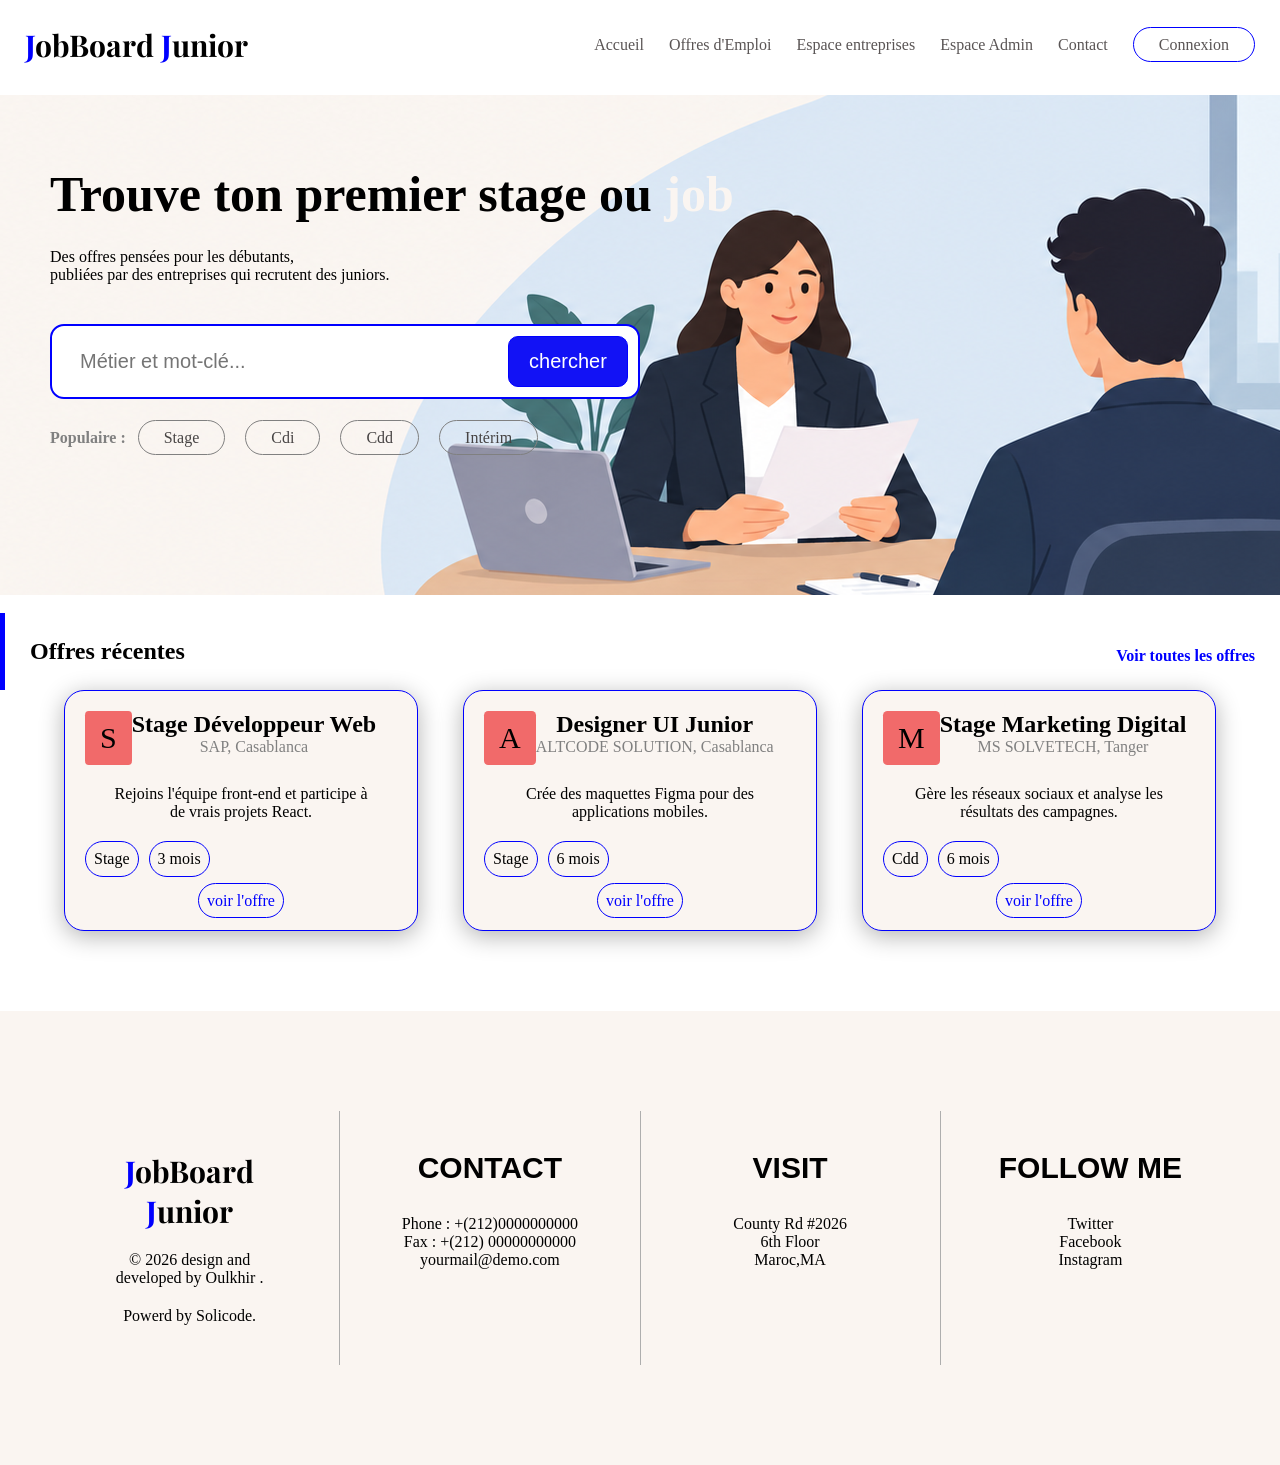
<file: index.html>
<!DOCTYPE html>
<html lang="en">
<head>
    <meta charset="UTF-8">
    <meta name="viewport" content="width=device-width, initial-scale=1.0">
    <title>JobBoard Junior</title>
    <link rel="stylesheet" href="style.css">
    <link rel="stylesheet" href="">
    <link rel="preconnect" href="https://fonts.googleapis.com">
    <link rel="preconnect" href="https://fonts.gstatic.com" crossorigin>
    <link href="https://fonts.googleapis.com/css2?family=Playfair+Display:ital,wght@0,400..900;1,400..900&display=swap" rel="stylesheet">
</head>
<body>
    <header class="header-navigation">
        <div class="header">
            <a href="#" class="logo"><span>J</span>obBoard <span>J</span>unior</a>
            <nav class="navbar"></nav>     
                    <ul class="menu-nav">
                        <li><a href="#" class="menu">Accueil</a></li>
                        <li><a href="#" class="menu">Offres d'Emploi</a></li>
                        <li><a href="#" class="menu">Espace entreprises</a></li>
                        <li><a href="#" class="menu">Espace Admin</a></li>
                        <li><a href="#" class="menu">Contact</a></li>
                        <li><a href="#" class="btn">Connexion</a></li>
                    </ul>        
            </nav>
        </div>
        <div class="main-header">
                <div class="header-title">
                    <h1 class="title">Trouve ton premier stage ou <span >job</span> </h1>
                    <p>Des offres pensées pour les débutants, <br>publiées par des entreprises qui recrutent des juniors.</p>
                </div>
                <form class="search">
                    <input type="text" placeholder="Métier et mot-clé...">
                    <button type="submit">chercher</button>
                </form>
                <div class="populaire">
                    <span>Populaire :</span>
                    <a href="#">Stage</a>
                    <a href="#">Cdi</a>
                    <a href="#">Cdd</a>
                    <a href="#">Intérim</a>
                </div>
        </div>
           
    </header>
    <article>
        <div class="article-title">
            <h1>Offres récentes</h1>
            <a href="#">Voir toutes les offres</a>
        </div>
        <section class="cards">
            <div class="card">
                <div class="header-card">
                    <div class="logo-card">S</div>
                    <div>
                        <h2>Stage Développeur Web</h2>  
                        <p> SAP, Casablanca</p>
                    </div>
                </div>
                <p class="desc-card">Rejoins l'équipe front-end et participe à de vrais projets React.</p>
                <div class="tags">
                    <span>Stage</span>
                    <span>3 mois</span>
                </div>
                <a href="#">voir l'offre</a>
            </div>
            <div class="card">
                <div class="header-card">
                    <div class="logo-card">A</div>
                    <div>
                        <h2>Designer UI Junior</h2>  
                        <p> ALTCODE SOLUTION, Casablanca</p>
                    </div>
                </div>
                <p class="desc-card">Crée des maquettes Figma pour des applications mobiles.</p>
                <div class="tags">
                    <span>Stage</span>
                    <span>6 mois</span>
                </div>
                <a href="#">voir l'offre</a>
            </div>
            <div class="card">
                <div class="header-card">
                    <div class="logo-card">M</div>
                    <div>
                        <h2>Stage Marketing Digital</h2>  
                        <p> MS SOLVETECH, Tanger</p>
                    </div>
                </div>
                <p class="desc-card">Gère les réseaux sociaux et analyse les résultats des campagnes.</p>
                <div class="tags">
                    <span>Cdd</span>
                    <span>6 mois</span>
                </div>
                <a href="#">voir l'offre</a>
            </div>
        </section>
    </article>
     <footer class="footer">
    <div class="footer-container">
        <div class="foot">
            <div class="foot-logo">
            <a href="#" class="logo"><span>J</span>obBoard <span>J</span>unior</a>
            <p>© 2026 design and <br> developed by <a href="https://webflow.com/templates/designers/brandbes">Oulkhir</a> .</p>
            <p>Powerd by <a href="https://webflow.com/">Solicode</a>.</p>
            </div>
        </div>
        <div class="foot">
            <h4>CONTACT</h4>
            <p>Phone : <a href="#">+(212)0000000000</a></p>
            <p>Fax : <a href="#">+(212) 00000000000</a></p>
            <p><a href="#">yourmail@demo.com</a></p>
        </div>
        <div class="foot">
            <h4>VISIT</h4>
            <p>County Rd #2026</p>
            <p>6th Floor</p>
            <p>Maroc,MA</p>
        </div>
        <div class="foot">
            <h4>FOLLOW ME</h4>
            <p><a href="https://x.com/">Twitter</a></p>
            <p><a href="https://web.facebook.com/?_rdc=1&_rdr#">Facebook</a></p>
            <p><a href="https://www.instagram.com/?hl=en">Instagram</a></p>
        </div>
    </div>
   </footer>
    
</body>
</html>
</file>
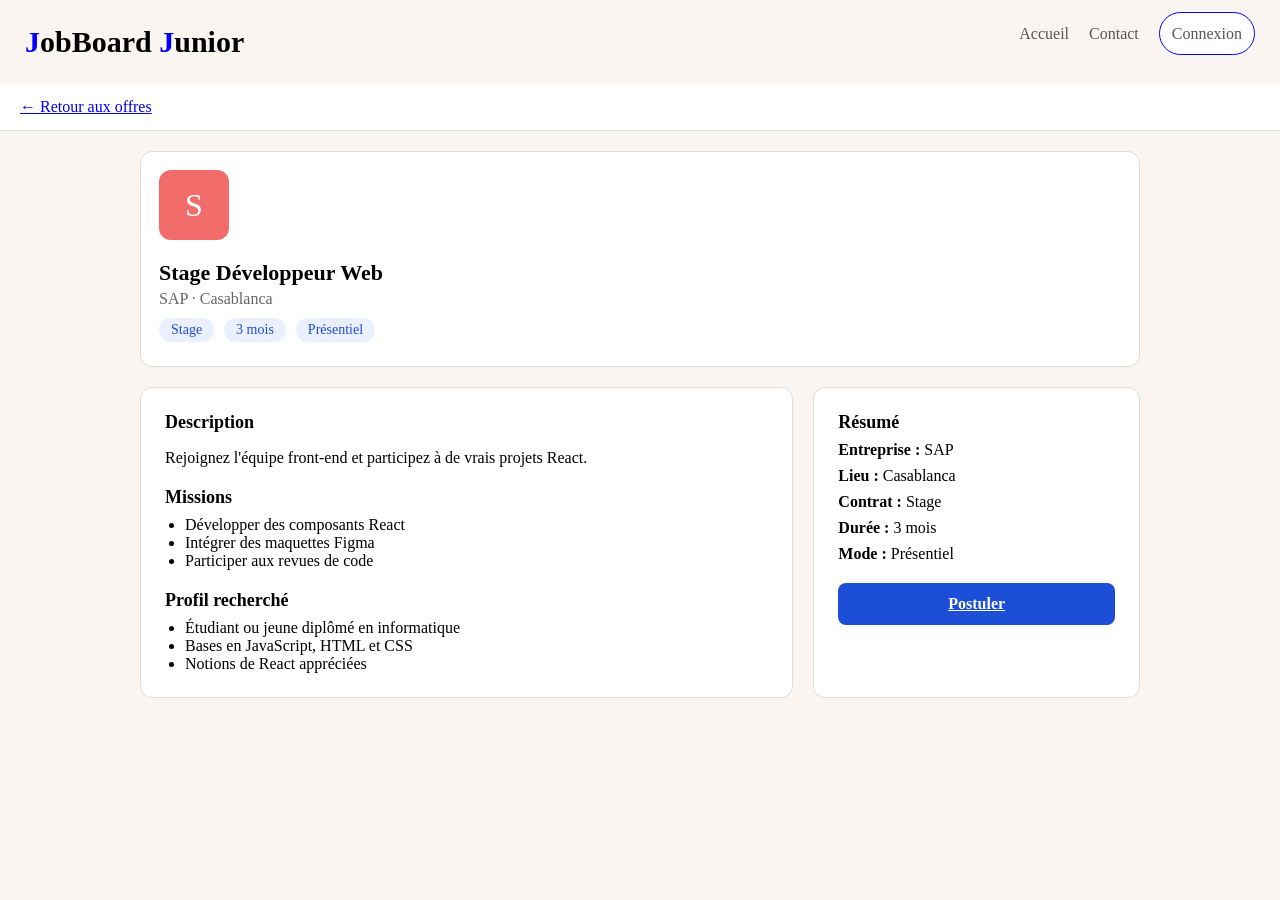
<file: category.html>
<!DOCTYPE html>
<html lang="en">
<head>
    <meta charset="UTF-8">
    <meta name="viewport" content="width=device-width, initial-scale=1.0">
    <title>Détail Offre</title>
    <link rel="stylesheet" href="category.css">
    <link rel="stylesheet" href="https://cdnjs.cloudflare.com/ajax/libs/font-awesome/6.7.2/css/all.min.css">
</head>
<body>
    <div class="header">
            <a href="index.html" class="logo"><span>J</span>obBoard <span>J</span>unior</a>
            <nav class="navbar"></nav>     
                    <ul class="menu-nav">
                        <li><a href="#" class="menu">Accueil</a></li>
                        <li><a href="#" class="menu">Contact</a></li>
                        <li><a href="#" class="btn">Connexion</a></li>
                    </ul>        
            </nav>
    </div>
    <header class="barre">
    <a href="index.html">← Retour aux offres</a>
    </header>
     <main class="page">

    <!-- En-tête de l'offre -->
    <section class="entete">
      <div class="logo-offre">S</div>
      <div>
        <h1>Stage Développeur Web</h1>
        <p class="sous-titre">SAP · Casablanca</p>
        <div class="tags">
          <span>Stage</span>
          <span>3 mois</span>
          <span>Présentiel</span>
        </div>
      </div>
    </section>

    <!-- Contenu + résumé -->
    <div class="contenu">

      <article class="bloc">
        <h2>Description</h2>
        <p>Rejoignez l'équipe front-end et participez à de vrais projets React.</p>

        <h2>Missions</h2>
        <ul>
          <li>Développer des composants React</li>
          <li>Intégrer des maquettes Figma</li>
          <li>Participer aux revues de code</li>
        </ul>

        <h2>Profil recherché</h2>
        <ul>
          <li>Étudiant ou jeune diplômé en informatique</li>
          <li>Bases en JavaScript, HTML et CSS</li>
          <li>Notions de React appréciées</li>
        </ul>
      </article>

      <aside class="bloc resume">
        <h2>Résumé</h2>
        <p><strong>Entreprise :</strong> SAP</p>
        <p><strong>Lieu :</strong> Casablanca</p>
        <p><strong>Contrat :</strong> Stage</p>
        <p><strong>Durée :</strong> 3 mois</p>
        <p><strong>Mode :</strong> Présentiel</p>
        <a href="#" class="bouton">Postuler</a>
      </aside>

    </div>
  </main>

</body>
</html>
</file>
<file: style.css>
*{
    margin: 0;
    padding: 0;
    box-sizing: border-box;
}
/* style header */

.header{
    padding: 25px;
    background-color: white;
    display: flex;
    justify-content: space-between;
}
.logo{
    text-align: left;
    font-size: 30px;
    font-weight: bold;
    font-family: "Playfair Display", serif;
    text-decoration: none;
    list-style: none;
    color: black;
}
.logo span{
    color: blue;
}
.menu-nav{
    display: flex;
    list-style: none;
    gap: 25px;
    align-items: center;
}
.menu-nav a{
    text-decoration: none;
    color: rgb(90, 85, 85);
}
.menu:hover{
    color: black;
}
.btn{
    border: 1px solid blue;
    border-radius: 50px;
    padding:8px 25px ;
}
.btn:hover{
    background-color:rgb(18, 18, 245);
    color: white;
}
.main-header{
    background-image: url(img2.png);
    background-color: #eef2ff;
    padding: 70px 50px ;
    margin: 5px 0px 18px 0px;
    height: 500px;
    
}
.title{
    padding-bottom: 25px;
    
    font-size: 50px;
}
.title span{
    color: #FAF5F1;
}
.search{
    display: flex;
    margin-top: 40px;
    padding: 10px;
    border: 2px solid blue;
    border-width: 50%;
    border-radius: 14px;
    background-color: white;
    max-width: 50%;
}
.search input{
    flex: 1;
    padding: 14px 18px;
    border: none;
    outline: none;  
      font-size: 20px;
}
.search button{
    background-color: rgb(18, 18, 245);
    color: white;
    border: 1px solid blue;
    border-radius: 10px;
    width: 120px;
    font-size: 20px;
}
.search button:hover{
    background-color: rgb(5, 5, 110);
}
.populaire{
    margin-top: 30px;
}
.populaire span{
    font-weight: bold;
    color: gray;
}
.populaire a{
    text-decoration: none;
    color: rgb(71, 68, 68);
    border: 1px solid gray;
    border-radius: 50px;
    padding: 8px 25px;
    margin: 8px;
}
.populaire a:hover{
    background-color:rgb(18, 18, 245);
    color: white;
}
.article-title{
    border-left: 5px solid blue;
    display: flex;
    justify-content: space-between;
    padding: 25px;
}
.article-title a{
    text-decoration: none;
    font-weight: 800;
    margin-top: 9px;
    color: blue;
}
.article-title a:hover{
    border-bottom: 1px solid blue;
}
.cards{
    display:flex ;
    text-align: center;
    gap: 45px;
    width: 90%;
    margin-left: auto;
    margin-right: auto;
}

.card{
    flex: 1;
    background-color:#FAF5F1 ;
    border: 1px solid blue;
    border-radius: 20px;
    padding: 20px;
    box-shadow: 0 5px 25px rgba(1, 1, 1, 30%)
}
.card:hover{
    transform: scale(1.1);
    transition: 0.7s ease;
}
.header-card{
    display: flex;
}
.logo-card{
    border-radius: 8%;
    background-color: rgb(241, 106, 106);
    padding: 10px 15px 10px 15px;
    font-size: 30px;   
}
.header-card p{
    color: gray;
}
.desc-card{
    text-align: center;
    padding: 20px;

}
.tags{
    display: flex;
    gap: 10px;
}
.tags span{
    border: 1px solid blue;
    border-radius: 50px;
    padding: 8px;
    margin-bottom: 15px;
}
.tags span:hover{
    background-color: blue;
    color: white;
}
.card a{
    text-decoration: none;
    color: blue;
    border:1px solid blue;
    border-radius: 50px;
    padding: 8px;
}
.card a:hover{
    background-color: blue;
    color: white;
}
.footer{
    margin-top: 80px;
    background-color:#FAF5F1 ;
    padding: 100px 40px;
    box-sizing: border-box;
}
.footer-container{
    display: flex;
    max-width: 1400px;
    margin: auto;
}
.foot{
    flex: 1;
    padding: 40px;
    text-align: center;
    border-right: 1px solid rgb(174, 174, 174);
}
.foot:last-child {
  border-right: none;
}
.foot h4{
    font-size: 30px;
    margin-bottom: 30px;
    font-family:arial;
}
.foot-logo p{
    margin-top: 20px;
}
.foot a{
    text-decoration: none;
    color: black;
}
</file>
<file: category.css>
body{
    padding: 0px;
    margin: 0px;
    background-color: #FAF5F1 ;
}
.header{
    display: flex;
    justify-content: space-between;
    margin: 25px;
}
.logo{
    font-size: 30px;
    font-weight: bold;
    font-family: "Playfair Display", serif;
    text-decoration: none;
    list-style: none;
    color: black;
}
.logo span{
    color: blue;
}
.menu-nav{
    display: flex;
    gap: 20px;
    list-style: none;
}
li a{
    text-decoration: none;
    color:rgb(90, 85, 85) ;
}
a:hover{
    color: black;
}
.btn{
    border: 1px solid blue;
    border-radius: 50px;
    padding: 12px;
    background-color: white;
}
.btn:hover{
    background-color: blue;
    color: white;
}
/* Barre du haut */
.barre {
  background: #fff;
  padding: 14px 20px;
  border-bottom: 1px solid #ddd;
}

/* Conteneur principal */
.page {
  max-width: 1000px;
  margin: 0 auto;
  padding: 20px;
}

/* En-tête de l'offre */
.entete {
  display: flex;
  gap: 20px;
  align-items: center;
  background: #fff;
  padding: 24px;
  border-radius: 12px;
  border: 1px solid #ddd;
}

.logo-offre {
  width: 70px;
  height: 70px;
  flex-shrink: 0;
  display: flex;
  align-items: center;
  justify-content: center;
  font-size: 32px;
  color: #fff;
  background: #f26b6b;
  border-radius: 12px;
}

h1 {
  margin: 0;
  font-size: 26px;
}

.sous-titre {
  margin: 4px 0 10px;
  color: #666;
}

.tags span {
  display: inline-block;
  margin: 0 6px 6px 0;
  padding: 4px 12px;
  font-size: 14px;
  color: #1d4ed8;
  background: #eaf0ff;
  border-radius: 20px;
}

/* Contenu : 2 colonnes sur grand écran */
.contenu {
  display: grid;
  grid-template-columns: 2fr 1fr;
  gap: 20px;
  margin-top: 20px;
}

.bloc {
  background: #fff;
  padding: 24px;
  border-radius: 12px;
  border: 1px solid #ddd;
}

h2 {
  margin: 20px 0 8px;
  font-size: 18px;
}

h2:first-child {
  margin-top: 0;
}

ul {
  margin: 0;
  padding-left: 20px;
}

.resume p {
  margin: 8px 0;
}

/* Bouton */
.bouton {
  display: block;
  margin-top: 20px;
  padding: 12px;
  text-align: center;
  font-weight: bold;
  color: #fff;
  background: #1d4ed8;
  border-radius: 8px;
}

.bouton:hover {
  background: #1e40af;
}



  .entete {
    flex-direction: column;
    align-items: flex-start;
    padding: 18px;
  }

  h1 {
    font-size: 22px;
  }
</file>
